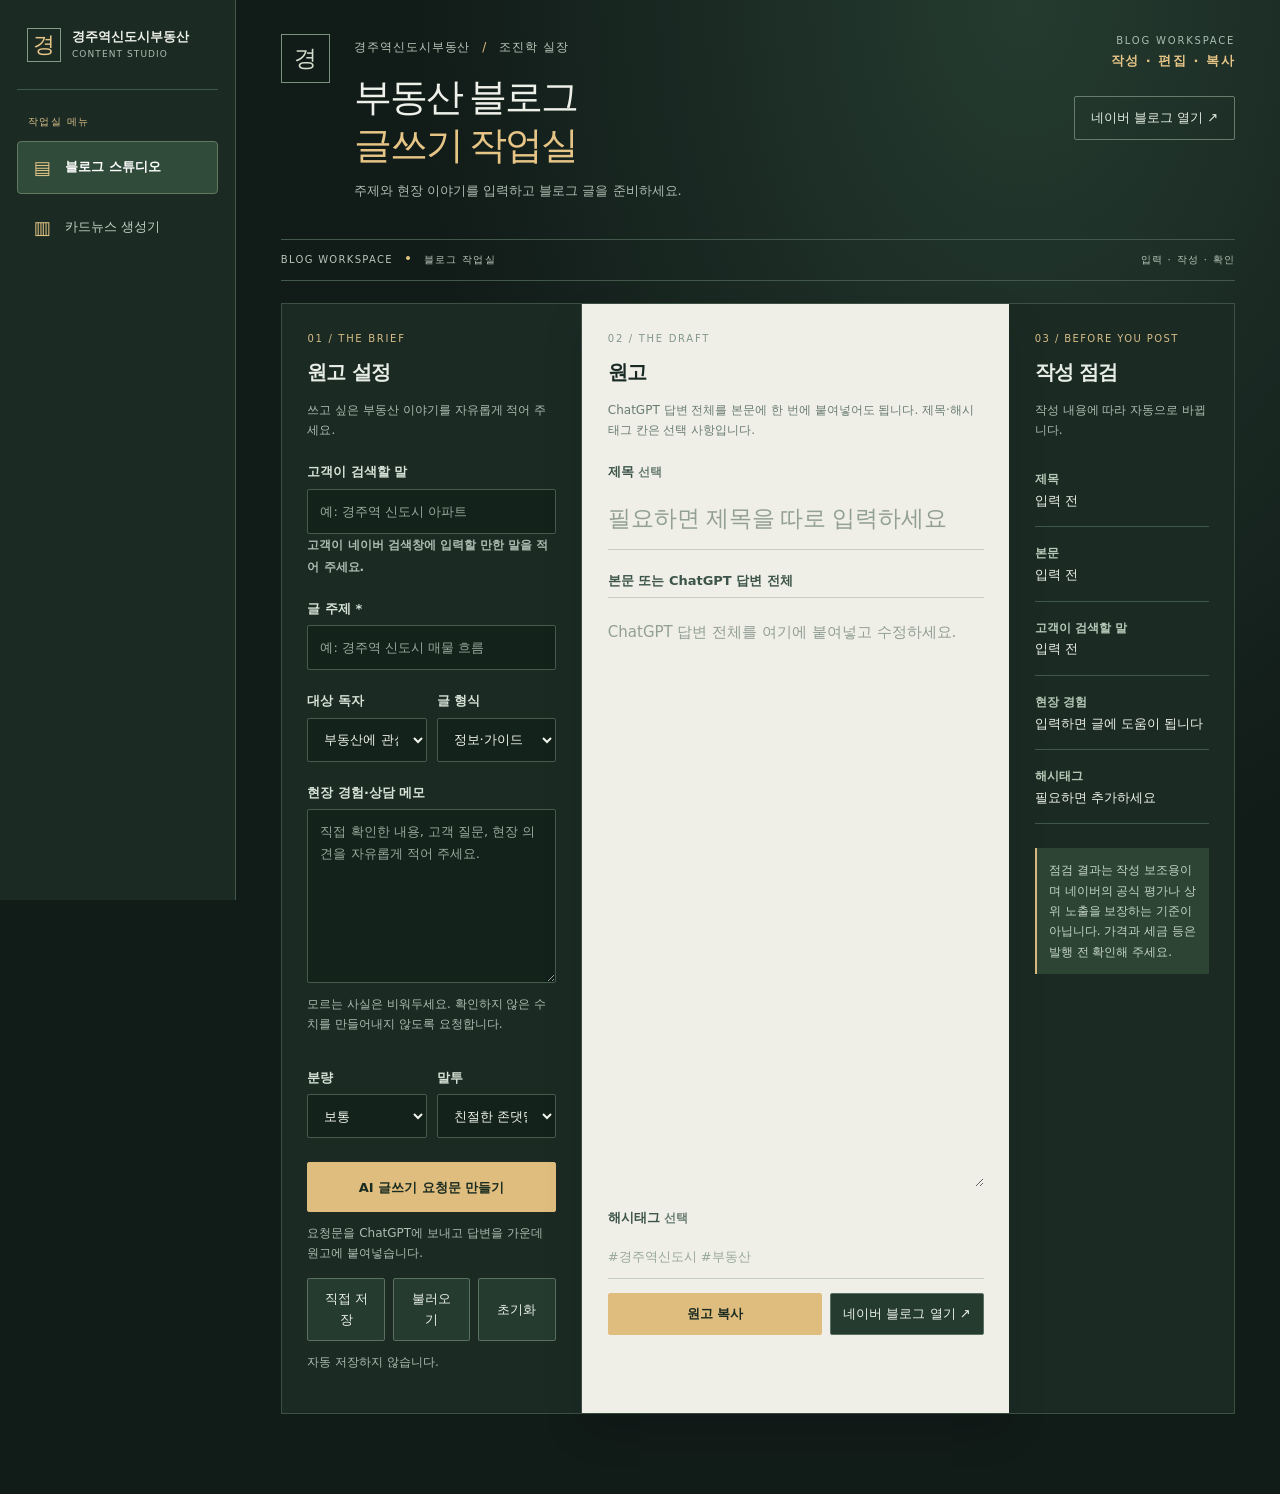
<file: index.html>
<!doctype html><html lang="ko"><head><meta charset="utf-8"><meta name="viewport" content="width=device-width,initial-scale=1"><title>경주역신도시부동산 블로그 작업실</title><style>
*{box-sizing:border-box}body{margin:0;background:#f5f2ed;color:#252923;font:15px/1.65 system-ui,'Malgun Gothic',sans-serif}.wrap{max-width:1450px;margin:auto;padding:24px}header{display:flex;align-items:center;justify-content:space-between;border-bottom:2px solid #26322b;margin-bottom:20px;padding-bottom:15px}h1{margin:0;font-size:32px}h2{font-size:20px;margin:0 0 14px}small,.hint{color:#7e8179;font-size:12px}main{display:grid;grid-template-columns:minmax(260px,1fr) minmax(320px,1.25fr) minmax(240px,.85fr);gap:18px;align-items:start}.box{background:white;border:1px solid #e0d9cf;border-radius:10px;padding:20px;min-width:0}label{display:block;margin:16px 0 0;font-weight:700;font-size:13px}input,textarea,select{display:block;width:100%;font:inherit;font-weight:400;padding:10px;border:1px solid #ddd5ca;border-radius:5px;background:#f7f5f1;color:#252923;margin-top:6px}textarea{resize:vertical}.row{display:grid;grid-template-columns:1fr 1fr;gap:10px}button,a.btn{display:inline-block;border:1px solid #ddd5ca;border-radius:6px;padding:9px 12px;background:white;color:#252923;font:inherit;font-size:13px;cursor:pointer;text-decoration:none}.primary{background:#dc6316;color:white;border-color:#dc6316;font-weight:700}.full{width:100%;margin-top:16px}.actions{display:flex;gap:8px;flex-wrap:wrap;margin-top:14px}.editor{min-height:520px;background:white;font-size:15px;line-height:1.85}.title{font-size:20px;background:white}.check{border-bottom:1px solid #eee7dd;padding:11px 0;font-size:13px}.notice{background:#fff6e5;padding:12px;font-size:12px;border-radius:6px}dialog{border:1px solid #ddd;border-radius:10px;width:min(720px,94vw);padding:22px}dialog::backdrop{background:#0008}#toast{position:fixed;bottom:20px;left:50%;transform:translateX(-50%);background:#27372d;color:white;border-radius:20px;padding:7px 16px;display:none}@media(max-width:950px){main{grid-template-columns:1fr 1fr}aside{grid-column:1/-1}}@media(max-width:620px){.wrap{padding:14px}main{grid-template-columns:1fr}aside{grid-column:auto}.editor{min-height:360px}h1{font-size:25px}}
body{background:#171d1b;color:#edf1ec}header{border-color:#60726a}.box,dialog{background:#242e2a;color:#edf1ec;border-color:#435149}input,textarea,select,.editor,.title{background:#19221e;color:#f2f5f1;border-color:#53645a}input::placeholder,textarea::placeholder{color:#a4b2a9}small,.hint{color:#bdc9c0}.check{border-color:#48574d}.notice{background:#313c32;color:#e5ecdf}button,a.btn{background:#34463c;color:#f4f7f3;border-color:#607269}button.primary{background:#cf651f;color:#fff;border-color:#cf651f}dialog::backdrop{background:#000b}
</style><link rel="stylesheet" href="editorial.css"><link rel="stylesheet" href="integration.css"></head><body><div class="studio-layout"><aside class="studio-sidebar" aria-label="스튜디오 메뉴"><div class="sidebar-brand"><span class="sidebar-mark" aria-hidden="true">경</span><span>경주역신도시부동산<small>CONTENT STUDIO</small></span></div><div class="sidebar-caption">작업실 메뉴</div><nav aria-label="콘텐츠 작업실"><a href="index.html" aria-current="page"><span class="nav-icon" aria-hidden="true">▤</span><span class="nav-label">블로그 스튜디오</span></a><a href="cardnews/index.html?v=20261112-2"><span class="nav-icon" aria-hidden="true">▥</span><span class="nav-label">카드뉴스 생성기</span></a></nav></aside><div class="wrap"><header><div class="masthead"><div class="brand-mark" aria-hidden="true">경</div><div><small>경주역신도시부동산 <span> / </span> 조진학 실장</small><h1>부동산 블로그<br><em>글쓰기 작업실</em></h1><p>주제와 현장 이야기를 입력하고 블로그 글을 준비하세요.</p></div></div><div class="head-right"><span class="edition">BLOG WORKSPACE <b>작성 · 편집 · 복사</b></span><a class="btn" href="https://blog.naver.com/" target="_blank" rel="noopener">네이버 블로그 열기 ↗</a></div></header><div class="desk-label"><span>BLOG WORKSPACE <i></i> 블로그 작업실</span><span>입력 · 작성 · 확인</span></div><main>
<section class="box"><h2>원고 설정</h2><p class="hint">쓰고 싶은 부동산 이야기를 자유롭게 적어 주세요.</p><label>고객이 검색할 말<input id="keyword" placeholder="예: 경주역 신도시 아파트"><small>고객이 네이버 검색창에 입력할 만한 말을 적어 주세요.</small></label><label>글 주제 *<input id="topic" placeholder="예: 경주역 신도시 매물 흐름"></label><div class="row"><label>대상 독자<select id="audience"><option>부동산에 관심 있는 고객</option><option>매수 예정자</option><option>매도 예정자</option><option>실거주자</option><option>투자 관심 고객</option></select></label><label>글 형식<select id="format"><option>정보·가이드</option><option>지역 이야기</option><option>시장·시세</option><option>매물 소개</option><option>자유 주제</option></select></label></div><label>현장 경험·상담 메모<textarea id="memo" rows="7" placeholder="직접 확인한 내용, 고객 질문, 현장 의견을 자유롭게 적어 주세요."></textarea></label><p class="hint">모르는 사실은 비워두세요. 확인하지 않은 수치를 만들어내지 않도록 요청합니다.</p><div class="row"><label>분량<select id="length"><option>보통</option><option>짧게</option><option>자세하게</option></select></label><label>말투<select id="tone"><option>친절한 존댓말</option><option>차분한 전문가 말투</option><option>편안한 대화체</option></select></label></div><button class="primary full" id="request">AI 글쓰기 요청문 만들기</button><p class="hint">요청문을 ChatGPT에 보내고 답변을 가운데 원고에 붙여넣습니다.</p><div class="actions"><button id="save">직접 저장</button><button id="load">불러오기</button><button id="reset">초기화</button></div><p class="hint">자동 저장하지 않습니다.</p></section>
<section class="box"><h2>원고</h2><p class="hint">ChatGPT 답변 전체를 본문에 한 번에 붙여넣어도 됩니다. 제목·해시태그 칸은 선택 사항입니다.</p><label>제목 <small>선택</small><input class="title" id="title" placeholder="필요하면 제목을 따로 입력하세요"></label><label>본문 또는 ChatGPT 답변 전체<textarea class="editor" id="body" placeholder="ChatGPT 답변 전체를 여기에 붙여넣고 수정하세요."></textarea></label><label>해시태그 <small>선택</small><input id="tags" placeholder="#경주역신도시 #부동산"></label><div class="actions"><button class="primary" id="copy">원고 복사</button><a class="btn" href="https://blog.naver.com/" target="_blank" rel="noopener">네이버 블로그 열기 ↗</a></div></section>
<aside class="box"><h2>작성 점검</h2><p class="hint">작성 내용에 따라 자동으로 바뀝니다.</p><div id="checks"></div><p class="notice">점검 결과는 작성 보조용이며 네이버의 공식 평가나 상위 노출을 보장하는 기준이 아닙니다. 가격과 세금 등은 발행 전 확인해 주세요.</p></aside></main></div></div>
<dialog id="modal"><h2>ChatGPT에 글쓰기 요청하기</h2><p>아래 요청문을 복사해 이 대화 또는 ChatGPT에 붙여넣으세요.</p><textarea id="prompt" rows="14" readonly></textarea><div class="actions"><button class="primary" id="copyPrompt">요청문 복사</button><a class="btn" href="https://chatgpt.com/" target="_blank" rel="noopener">ChatGPT 열기 ↗</a><button id="close">닫기</button></div></dialog><dialog id="archive"><h2>저장한 글</h2><p class="hint">현재 브라우저에 직접 저장한 글입니다.</p><div id="archiveList"></div><div class="actions"><button id="archiveClose">닫기</button></div></dialog><div id="toast" role="status"></div><script src="app.js"></script><script src="improvements.js"></script></body></html>
</file>
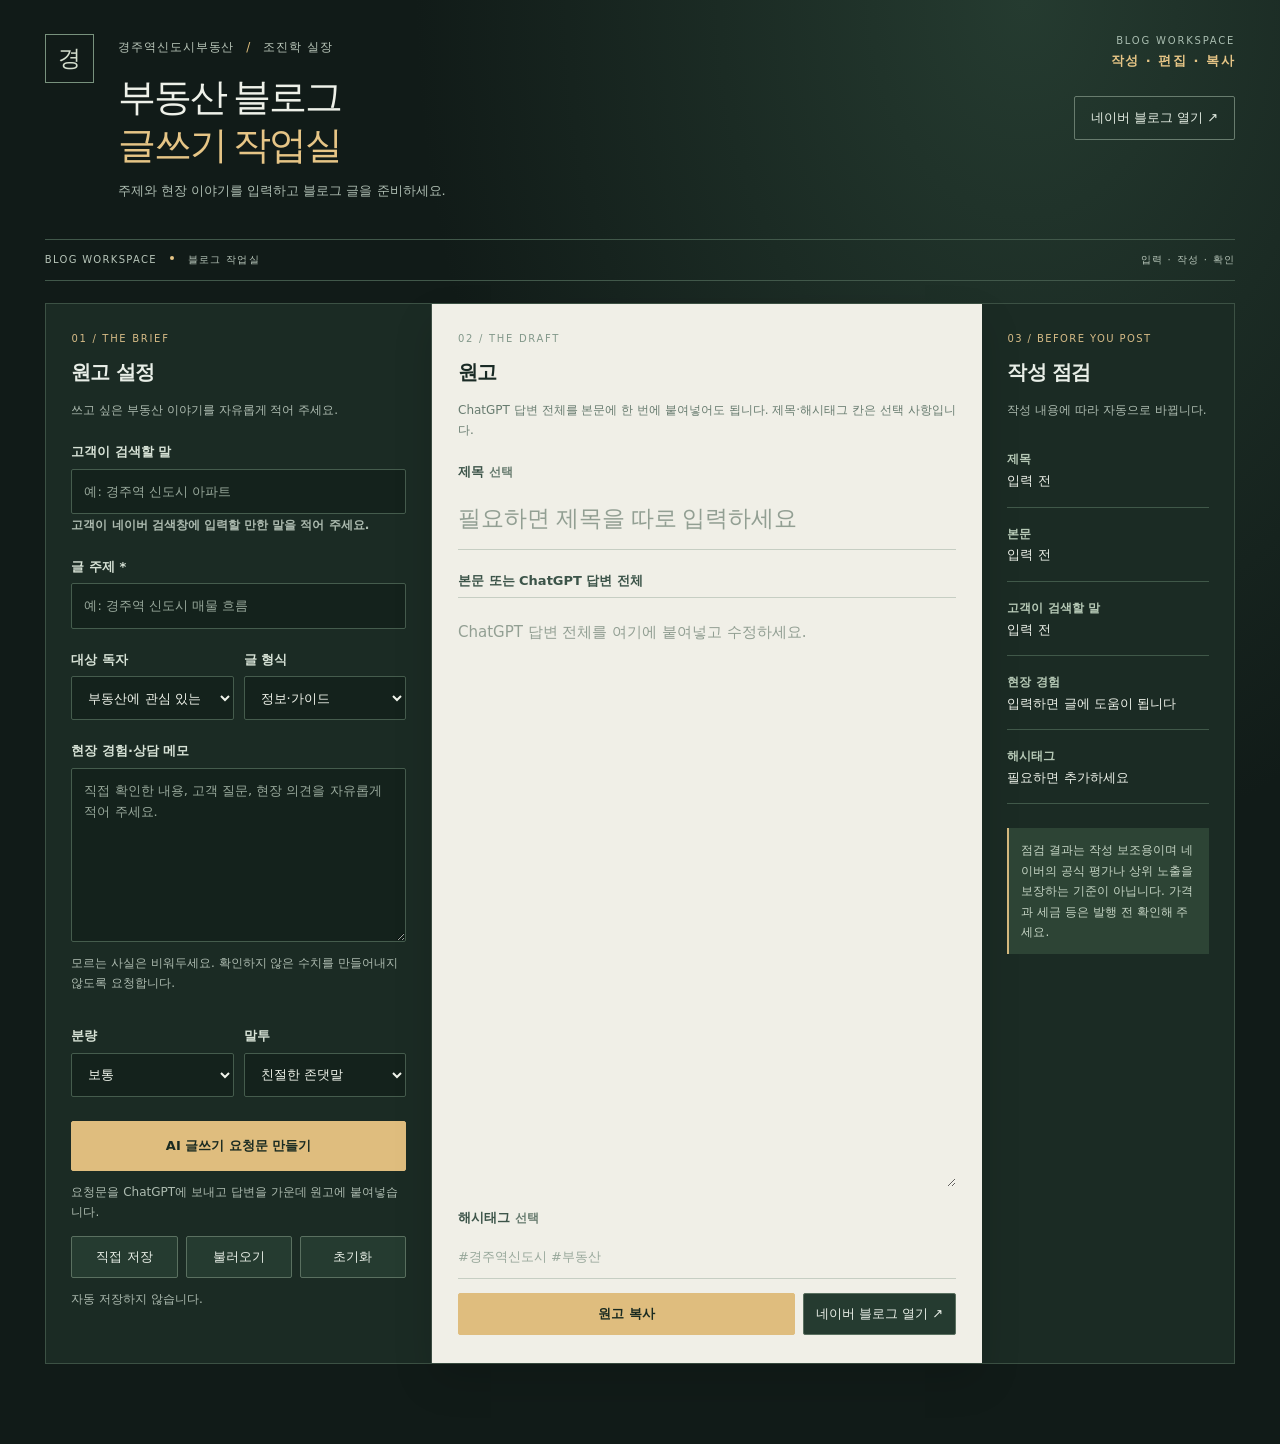
<file: blog-studio-backup/index.html>
<!doctype html><html lang="ko"><head><meta charset="utf-8"><meta name="viewport" content="width=device-width,initial-scale=1"><title>경주역신도시부동산 블로그 작업실</title><style>
*{box-sizing:border-box}body{margin:0;background:#f5f2ed;color:#252923;font:15px/1.65 system-ui,'Malgun Gothic',sans-serif}.wrap{max-width:1450px;margin:auto;padding:24px}header{display:flex;align-items:center;justify-content:space-between;border-bottom:2px solid #26322b;margin-bottom:20px;padding-bottom:15px}h1{margin:0;font-size:32px}h2{font-size:20px;margin:0 0 14px}small,.hint{color:#7e8179;font-size:12px}main{display:grid;grid-template-columns:minmax(260px,1fr) minmax(320px,1.25fr) minmax(240px,.85fr);gap:18px;align-items:start}.box{background:white;border:1px solid #e0d9cf;border-radius:10px;padding:20px;min-width:0}label{display:block;margin:16px 0 0;font-weight:700;font-size:13px}input,textarea,select{display:block;width:100%;font:inherit;font-weight:400;padding:10px;border:1px solid #ddd5ca;border-radius:5px;background:#f7f5f1;color:#252923;margin-top:6px}textarea{resize:vertical}.row{display:grid;grid-template-columns:1fr 1fr;gap:10px}button,a.btn{display:inline-block;border:1px solid #ddd5ca;border-radius:6px;padding:9px 12px;background:white;color:#252923;font:inherit;font-size:13px;cursor:pointer;text-decoration:none}.primary{background:#dc6316;color:white;border-color:#dc6316;font-weight:700}.full{width:100%;margin-top:16px}.actions{display:flex;gap:8px;flex-wrap:wrap;margin-top:14px}.editor{min-height:520px;background:white;font-size:15px;line-height:1.85}.title{font-size:20px;background:white}.check{border-bottom:1px solid #eee7dd;padding:11px 0;font-size:13px}.notice{background:#fff6e5;padding:12px;font-size:12px;border-radius:6px}dialog{border:1px solid #ddd;border-radius:10px;width:min(720px,94vw);padding:22px}dialog::backdrop{background:#0008}#toast{position:fixed;bottom:20px;left:50%;transform:translateX(-50%);background:#27372d;color:white;border-radius:20px;padding:7px 16px;display:none}@media(max-width:950px){main{grid-template-columns:1fr 1fr}aside{grid-column:1/-1}}@media(max-width:620px){.wrap{padding:14px}main{grid-template-columns:1fr}aside{grid-column:auto}.editor{min-height:360px}h1{font-size:25px}}
body{background:#171d1b;color:#edf1ec}header{border-color:#60726a}.box,dialog{background:#242e2a;color:#edf1ec;border-color:#435149}input,textarea,select,.editor,.title{background:#19221e;color:#f2f5f1;border-color:#53645a}input::placeholder,textarea::placeholder{color:#a4b2a9}small,.hint{color:#bdc9c0}.check{border-color:#48574d}.notice{background:#313c32;color:#e5ecdf}button,a.btn{background:#34463c;color:#f4f7f3;border-color:#607269}button.primary{background:#cf651f;color:#fff;border-color:#cf651f}dialog::backdrop{background:#000b}
</style><link rel="stylesheet" href="editorial.css"></head><body><div class="wrap"><header><div class="masthead"><div class="brand-mark" aria-hidden="true">경</div><div><small>경주역신도시부동산 <span> / </span> 조진학 실장</small><h1>부동산 블로그<br><em>글쓰기 작업실</em></h1><p>주제와 현장 이야기를 입력하고 블로그 글을 준비하세요.</p></div></div><div class="head-right"><span class="edition">BLOG WORKSPACE <b>작성 · 편집 · 복사</b></span><a class="btn" href="https://blog.naver.com/" target="_blank" rel="noopener">네이버 블로그 열기 ↗</a></div></header><div class="desk-label"><span>BLOG WORKSPACE <i></i> 블로그 작업실</span><span>입력 · 작성 · 확인</span></div><main>
<section class="box"><h2>원고 설정</h2><p class="hint">쓰고 싶은 부동산 이야기를 자유롭게 적어 주세요.</p><label>고객이 검색할 말<input id="keyword" placeholder="예: 경주역 신도시 아파트"><small>고객이 네이버 검색창에 입력할 만한 말을 적어 주세요.</small></label><label>글 주제 *<input id="topic" placeholder="예: 경주역 신도시 매물 흐름"></label><div class="row"><label>대상 독자<select id="audience"><option>부동산에 관심 있는 고객</option><option>매수 예정자</option><option>매도 예정자</option><option>실거주자</option><option>투자 관심 고객</option></select></label><label>글 형식<select id="format"><option>정보·가이드</option><option>지역 이야기</option><option>시장·시세</option><option>매물 소개</option><option>자유 주제</option></select></label></div><label>현장 경험·상담 메모<textarea id="memo" rows="7" placeholder="직접 확인한 내용, 고객 질문, 현장 의견을 자유롭게 적어 주세요."></textarea></label><p class="hint">모르는 사실은 비워두세요. 확인하지 않은 수치를 만들어내지 않도록 요청합니다.</p><div class="row"><label>분량<select id="length"><option>보통</option><option>짧게</option><option>자세하게</option></select></label><label>말투<select id="tone"><option>친절한 존댓말</option><option>차분한 전문가 말투</option><option>편안한 대화체</option></select></label></div><button class="primary full" id="request">AI 글쓰기 요청문 만들기</button><p class="hint">요청문을 ChatGPT에 보내고 답변을 가운데 원고에 붙여넣습니다.</p><div class="actions"><button id="save">직접 저장</button><button id="load">불러오기</button><button id="reset">초기화</button></div><p class="hint">자동 저장하지 않습니다.</p></section>
<section class="box"><h2>원고</h2><p class="hint">ChatGPT 답변 전체를 본문에 한 번에 붙여넣어도 됩니다. 제목·해시태그 칸은 선택 사항입니다.</p><label>제목 <small>선택</small><input class="title" id="title" placeholder="필요하면 제목을 따로 입력하세요"></label><label>본문 또는 ChatGPT 답변 전체<textarea class="editor" id="body" placeholder="ChatGPT 답변 전체를 여기에 붙여넣고 수정하세요."></textarea></label><label>해시태그 <small>선택</small><input id="tags" placeholder="#경주역신도시 #부동산"></label><div class="actions"><button class="primary" id="copy">원고 복사</button><a class="btn" href="https://blog.naver.com/" target="_blank" rel="noopener">네이버 블로그 열기 ↗</a></div></section>
<aside class="box"><h2>작성 점검</h2><p class="hint">작성 내용에 따라 자동으로 바뀝니다.</p><div id="checks"></div><p class="notice">점검 결과는 작성 보조용이며 네이버의 공식 평가나 상위 노출을 보장하는 기준이 아닙니다. 가격과 세금 등은 발행 전 확인해 주세요.</p></aside></main></div>
<dialog id="modal"><h2>ChatGPT에 글쓰기 요청하기</h2><p>아래 요청문을 복사해 이 대화 또는 ChatGPT에 붙여넣으세요.</p><textarea id="prompt" rows="14" readonly></textarea><div class="actions"><button class="primary" id="copyPrompt">요청문 복사</button><a class="btn" href="https://chatgpt.com/" target="_blank" rel="noopener">ChatGPT 열기 ↗</a><button id="close">닫기</button></div></dialog><dialog id="archive"><h2>저장한 글</h2><p class="hint">현재 브라우저에 직접 저장한 글입니다.</p><div id="archiveList"></div><div class="actions"><button id="archiveClose">닫기</button></div></dialog><div id="toast" role="status"></div><script src="app.js"></script><script src="improvements.js"></script></body></html>
</file>
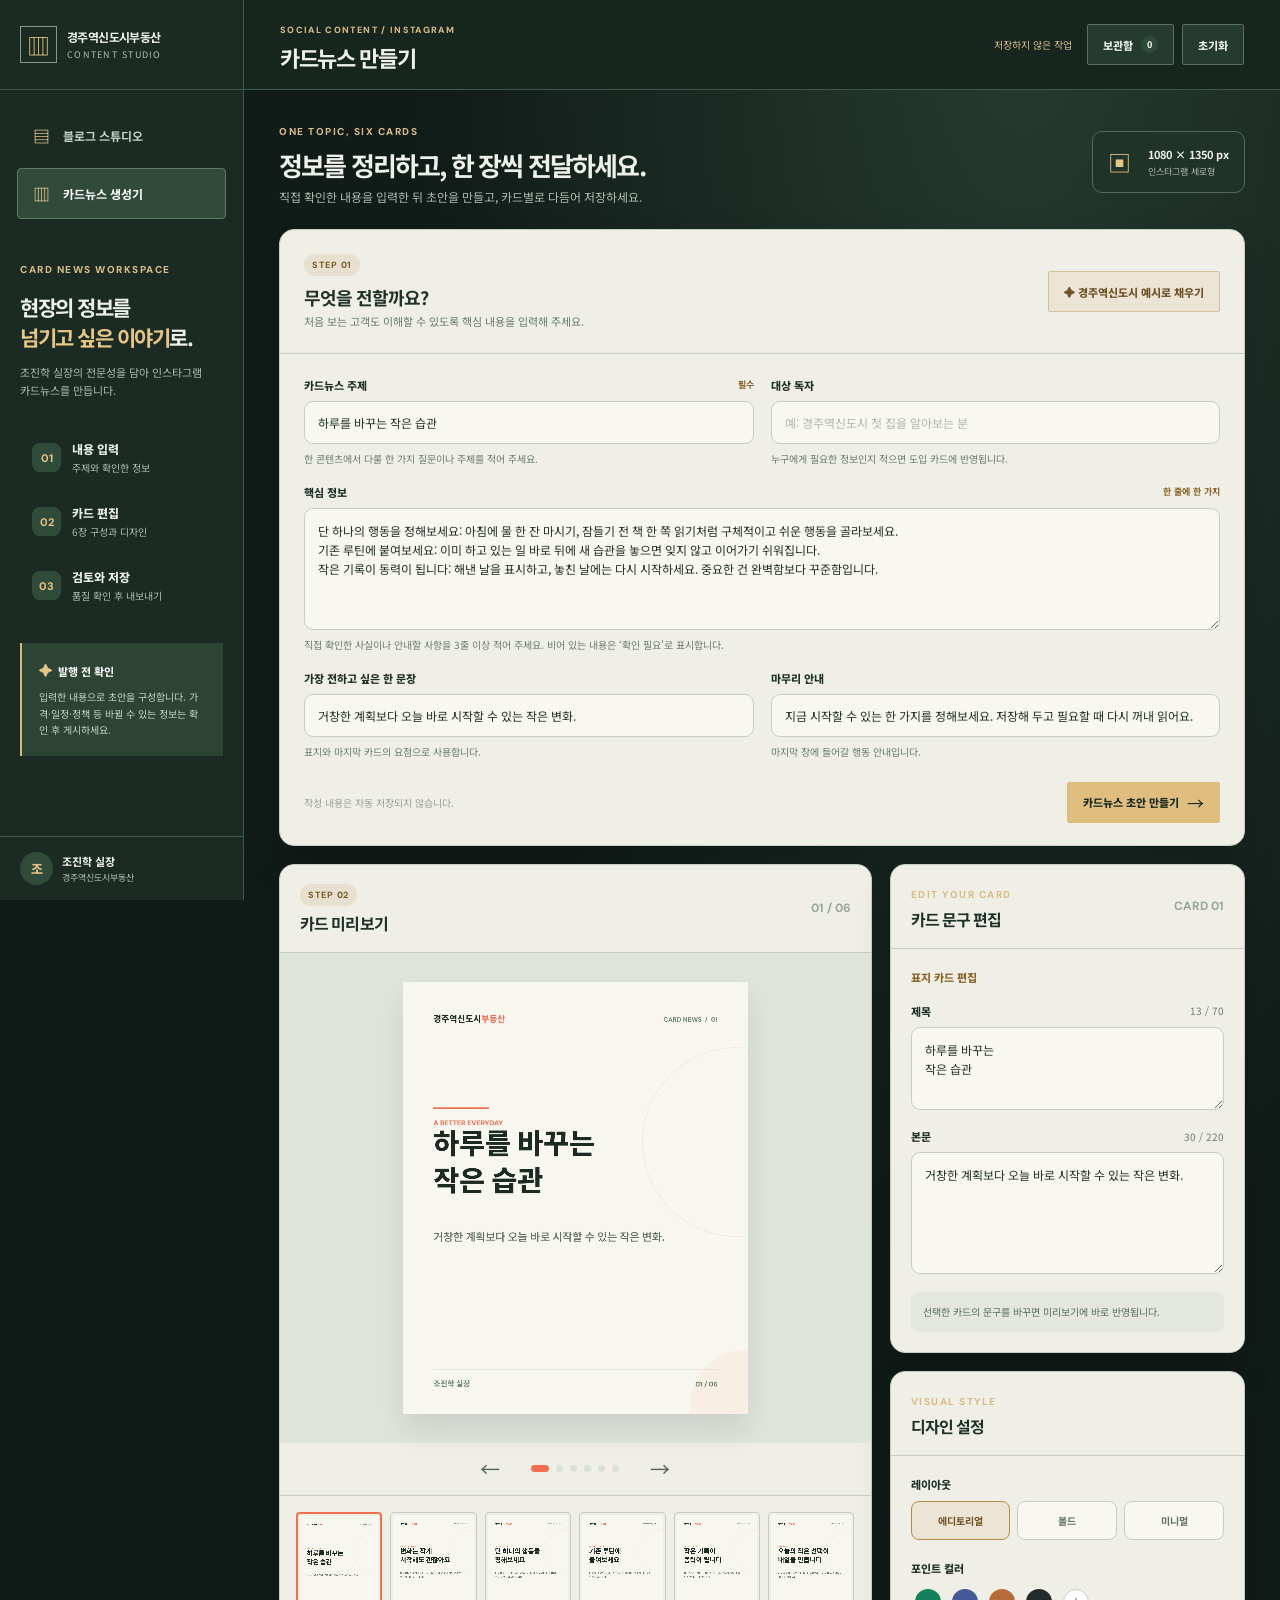
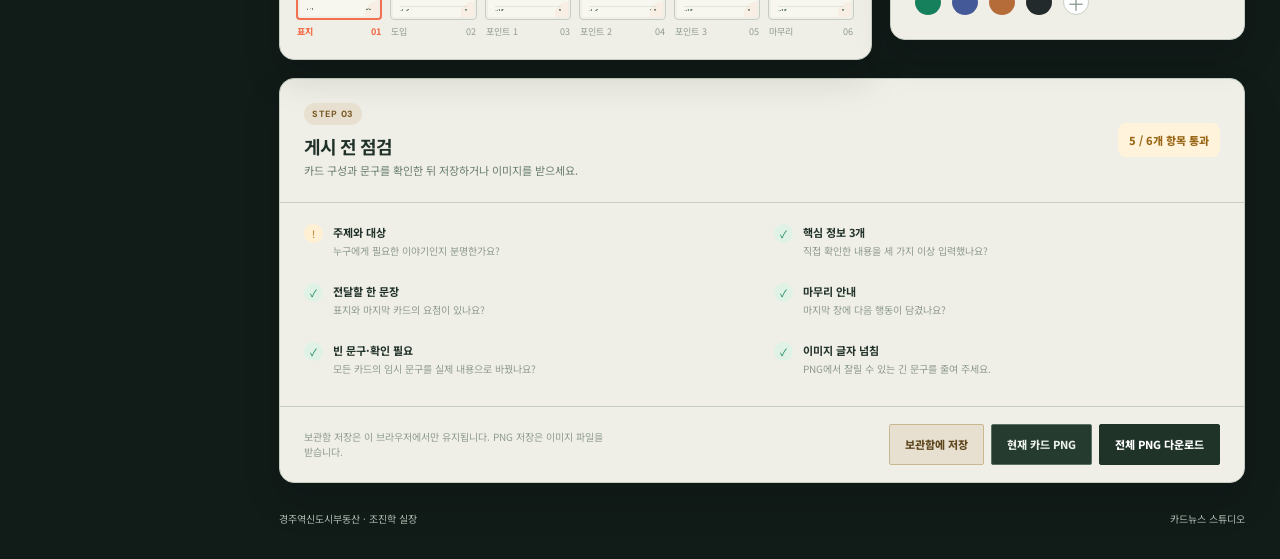
<file: cardnews/index.html>
<!doctype html><html lang="ko"><head><meta charset="UTF-8"><meta name="viewport" content="width=device-width,initial-scale=1"><meta name="theme-color" content="#17251f"><meta name="description" content="경주역신도시부동산 카드뉴스 스튜디오"><title>카드뉴스 스튜디오 | 경주역신도시부동산</title><link rel="preconnect" href="https://fonts.googleapis.com"><link rel="preconnect" href="https://fonts.gstatic.com" crossorigin><link href="https://fonts.googleapis.com/css2?family=DM+Sans:wght@400;500;600;700;800&family=Noto+Sans+KR:wght@400;500;600;700;800;900&display=swap" rel="stylesheet"><link rel="stylesheet" href="./styles.css?v=20261112-2"><link rel="stylesheet" href="./integration.css?v=20261112-2"></head><body>
<div class="app-shell"><aside class="sidebar"><div class="brand"><span class="brand-mark">▥</span><span><strong>경주역신도시부동산</strong><small>CONTENT STUDIO</small></span></div><nav class="studio-switch" aria-label="콘텐츠 작업실"><a href="../index.html"><span aria-hidden="true">▤</span> 블로그 스튜디오</a><a href="index.html?v=20261112-2" aria-current="page"><span aria-hidden="true">▥</span> 카드뉴스 생성기</a></nav><div class="side-content"><span class="side-label">CARD NEWS WORKSPACE</span><h1>현장의 정보를<br><em>넘기고 싶은 이야기</em>로.</h1><p>조진학 실장의 전문성을 담아 인스타그램 카드뉴스를 만듭니다.</p><div class="step-list" aria-label="제작 단계"><a href="#brief"><b>01</b><span>내용 입력<small>주제와 확인한 정보</small></span></a><a href="#preview"><b>02</b><span>카드 편집<small>6장 구성과 디자인</small></span></a><a href="#review"><b>03</b><span>검토와 저장<small>품질 확인 후 내보내기</small></span></a></div><div class="side-note"><span>✦</span><strong>발행 전 확인</strong><p>입력한 내용으로 초안을 구성합니다. 가격·일정·정책 등 바뀔 수 있는 정보는 확인 후 게시하세요.</p></div></div><div class="side-profile"><span class="avatar">조</span><span><strong>조진학 실장</strong><small>경주역신도시부동산</small></span></div></aside>
<main class="main"><header class="topbar"><div><span class="top-kicker">SOCIAL CONTENT / INSTAGRAM</span><h2>카드뉴스 만들기</h2></div><div class="header-actions"><a class="back-to-blog" href="../index.html">← 블로그 스튜디오</a><span id="save-status" class="save-status">저장하지 않은 작업</span><button id="open-archive" class="button ghost" type="button">보관함 <span id="saved-count">0</span></button><button id="reset-all" class="button ghost" type="button">초기화</button></div></header><div class="main-content"><div class="hero-bar"><div><span class="eyebrow">ONE TOPIC, SIX CARDS</span><h3>정보를 정리하고, 한 장씩 전달하세요.</h3><p>직접 확인한 내용을 입력한 뒤 초안을 만들고, 카드별로 다듬어 저장하세요.</p></div><div class="hero-meta"><span>▣</span><strong>1080 × 1350 px</strong><small>인스타그램 세로형</small></div></div>
<section class="panel brief-panel" id="brief"><div class="panel-head"><div><span class="step-pill">STEP 01</span><h3>무엇을 전할까요?</h3><p>처음 보는 고객도 이해할 수 있도록 핵심 내용을 입력해 주세요.</p></div><button id="fill-example" class="button example" type="button">✦ 경주역신도시 예시로 채우기</button></div><div class="brief-grid"><label class="field"><span>카드뉴스 주제 <b>필수</b></span><input id="topic" maxlength="100" placeholder="예: 경주역신도시 아파트를 볼 때 확인할 3가지"><small>한 콘텐츠에서 다룰 한 가지 질문이나 주제를 적어 주세요.</small></label><label class="field"><span>대상 독자</span><input id="audience" maxlength="80" placeholder="예: 경주역신도시 첫 집을 알아보는 분"><small>누구에게 필요한 정보인지 적으면 도입 카드에 반영됩니다.</small></label><label class="field full"><span>핵심 정보 <b>한 줄에 한 가지</b></span><textarea id="facts" rows="5" maxlength="1000" placeholder="예: 교통: 실제 이동 동선과 출퇴근 시간을 확인하세요.&#10;생활: 자주 이용할 시설까지 걸리는 거리를 살펴보세요.&#10;계약: 관심 단지의 최신 조건을 다시 확인하세요."></textarea><small>직접 확인한 사실이나 안내할 사항을 3줄 이상 적어 주세요. 비어 있는 내용은 ‘확인 필요’로 표시합니다.</small></label><label class="field"><span>가장 전하고 싶은 한 문장</span><input id="message" maxlength="120" placeholder="예: 입지보다 내 생활 동선에 맞는지가 중요합니다."><small>표지와 마지막 카드의 요점으로 사용합니다.</small></label><label class="field"><span>마무리 안내</span><input id="cta" maxlength="120" placeholder="예: 궁금한 점은 조진학 실장에게 문의해 주세요."><small>마지막 장에 들어갈 행동 안내입니다.</small></label></div><div class="brief-actions"><span>작성 내용은 자동 저장되지 않습니다.</span><button id="generate" class="button primary" type="button">카드뉴스 초안 만들기 <span>→</span></button></div></section>
<div class="work-grid"><section class="panel preview-panel" id="preview"><div class="panel-head compact"><div><span class="step-pill">STEP 02</span><h3>카드 미리보기</h3></div><span id="slide-counter" class="counter">00 / 06</span></div><div class="preview-stage"><div id="card-preview" class="card-preview"></div><div id="preview-empty" class="preview-empty"><span>▣</span><strong>첫 카드를 기다리고 있어요</strong><p>내용을 입력하고 초안 만들기를 누르면<br>여기에 카드가 표시됩니다.</p></div></div><div class="preview-nav"><button id="prev-card" type="button" aria-label="이전 카드">←</button><div id="nav-dots" class="nav-dots"></div><button id="next-card" type="button" aria-label="다음 카드">→</button></div><div id="filmstrip" class="filmstrip"></div></section><div class="right-stack"><section class="panel editor-panel"><div class="panel-head compact"><div><span class="eyebrow">EDIT YOUR CARD</span><h3>카드 문구 편집</h3></div><span id="edit-card-num" class="counter">—</span></div><div class="editor-content"><p id="edit-card-type" class="card-type">초안을 만들면 카드를 편집할 수 있어요.</p><label class="field"><span>제목 <small id="title-count">0 / 70</small></span><textarea id="edit-title" rows="3" maxlength="70" disabled></textarea></label><label class="field"><span>본문 <small id="body-count">0 / 220</small></span><textarea id="edit-body" rows="5" maxlength="220" disabled></textarea></label><p class="editor-tip">선택한 카드의 문구를 바꾸면 미리보기에 바로 반영됩니다.</p></div></section><section class="panel design-panel"><div class="panel-head compact"><div><span class="eyebrow">VISUAL STYLE</span><h3>디자인 설정</h3></div></div><div class="design-content"><span class="setting-label">레이아웃</span><div class="layout-options" role="group" aria-label="레이아웃"><button type="button" class="layout-option active" data-theme="editorial">에디토리얼</button><button type="button" class="layout-option" data-theme="bold">볼드</button><button type="button" class="layout-option" data-theme="minimal">미니멀</button></div><span class="setting-label">포인트 컬러</span><div class="colors" role="group" aria-label="포인트 컬러"><button type="button" class="color-swatch active" data-color="#15805b" style="--swatch:#15805b" aria-label="브랜드 그린"></button><button type="button" class="color-swatch" data-color="#445a98" style="--swatch:#445a98" aria-label="블루"></button><button type="button" class="color-swatch" data-color="#b56c38" style="--swatch:#b56c38" aria-label="테라코타"></button><button type="button" class="color-swatch" data-color="#222a2b" style="--swatch:#222a2b" aria-label="차콜"></button><label class="custom-color" title="직접 선택"><input id="custom-color" type="color" value="#15805b" aria-label="사용자 지정 색상"><span>＋</span></label></div></div></section></div></div>
<section class="panel review-panel" id="review"><div class="panel-head"><div><span class="step-pill">STEP 03</span><h3>게시 전 점검</h3><p>카드 구성과 문구를 확인한 뒤 저장하거나 이미지를 받으세요.</p></div><div id="quality-summary" class="quality-summary">초안을 만들면 점검합니다</div></div><div id="quality-list" class="quality-list"></div><div class="review-actions"><p>보관함 저장은 이 브라우저에서만 유지됩니다. PNG 저장은 이미지 파일을 받습니다.</p><div><button id="save-draft" class="button save" type="button" disabled>보관함에 저장</button><button id="download-current" class="button ghost" type="button" disabled>현재 카드 PNG</button><button id="download-all" class="button dark" type="button" disabled>전체 PNG 다운로드</button></div></div></section><footer class="footer">경주역신도시부동산 · 조진학 실장 <span>카드뉴스 스튜디오</span></footer></div></main></div>
<dialog id="archive-dialog" class="archive-dialog"><div class="dialog-head"><div><span class="eyebrow">SAVED PROJECTS</span><h3>보관함</h3></div><button id="close-archive" type="button" aria-label="닫기">×</button></div><div id="archive-list" class="archive-list"></div></dialog><div id="toast" class="toast" role="status" aria-live="polite"></div><script src="./app.js"></script></body></html>
</file>
<file: editorial.css>
:root{color-scheme:dark;--ink:#192a25;--paper:#f0efe7;--muted:#a8b7ae;--line:#334a40;--accent:#e6c586}
body{background:#111b18;color:#eef1e9;font-family:'Malgun Gothic',system-ui,sans-serif;background-image:radial-gradient(ellipse at 80% 0%,#253b30 0%,transparent 42%)}
.wrap{max-width:1660px;padding:34px clamp(18px,3.5vw,62px) 80px}header{border:0;margin:0;padding:0 0 38px;align-items:flex-start;gap:24px}.masthead{display:flex;gap:24px;align-items:flex-start}.brand-mark{width:49px;height:49px;display:grid;place-items:center;border:1px solid #78927d;color:#d5dfce;font-family:serif;font-size:23px}.masthead small{font-size:12px;letter-spacing:.08em;color:#bac7ba}.masthead small span{color:#debd7b;margin:0 7px}.masthead h1{font-family:Georgia,'Batang',serif;font-weight:400;font-size:clamp(28px,3vw,48px);letter-spacing:-.055em;line-height:1.26;margin:14px 0 10px}.masthead h1 em{font-style:normal;color:#e6c586}.masthead p{color:#aebdb2;font-size:13px;margin:0}.head-right{display:flex;align-items:flex-end;flex-direction:column;gap:26px}.edition{font:10px/1.4 system-ui,sans-serif;letter-spacing:.18em;color:#a9bdb0;text-align:right}.edition b{display:block;color:#e6c586;font-size:13px;letter-spacing:.12em;margin-top:4px}.head-right .btn{border:1px solid #687c6e;background:transparent;border-radius:2px;padding:10px 16px;color:#e3ece2}.desk-label{display:flex;justify-content:space-between;border-top:1px solid #41584a;border-bottom:1px solid #41584a;padding:12px 0;color:#b7c5b9;font-size:10px;letter-spacing:.13em;margin-bottom:22px}.desk-label i{display:inline-block;width:4px;height:4px;background:#e6c586;border-radius:50%;margin:0 9px 3px}main{grid-template-columns:minmax(275px,.95fr) minmax(360px,1.35fr) minmax(225px,.62fr);gap:0;align-items:stretch;background:#1b2b24;border:1px solid #3c5144}.box{border:0;border-radius:0;background:transparent;color:#e8eee7;padding:28px clamp(20px,2vw,32px)}main>section:first-child{border-right:1px solid #405147}main>section:first-child h2:before{content:'01 / THE BRIEF';display:block;color:#d7bc87;letter-spacing:.17em;font:10px/1.4 system-ui;margin-bottom:10px}main>section:nth-child(2){background:var(--paper);color:var(--ink);border-right:0;box-shadow:0 18px 38px #0002}main>section:nth-child(2) h2:before{content:'02 / THE DRAFT';display:block;color:#82988a;letter-spacing:.17em;font:10px/1.4 system-ui;margin-bottom:10px}main>aside{background:#203329}main>aside h2:before{content:'03 / BEFORE YOU POST';display:block;color:#d7bc87;letter-spacing:.14em;font:10px/1.4 system-ui;margin-bottom:10px}h2{font-size:20px;letter-spacing:-.045em;font-weight:700;margin-bottom:8px}.hint,small{font-size:12px;line-height:1.65;color:#adbbb0}main>section:nth-child(2) .hint,main>section:nth-child(2) small{color:#687c70}label{font-size:13px;color:#d7e2d6;margin-top:20px}main>section:nth-child(2) label{color:#3c5449}input,textarea,select{background:#14221c;color:#f1f5ec;border:1px solid #455c4d;border-radius:2px;padding:11px 12px;min-height:44px}input::placeholder,textarea::placeholder{color:#98a89b}input:focus-visible,textarea:focus-visible,select:focus-visible,button:focus-visible,a:focus-visible{outline:2px solid #e6c586;outline-offset:2px}.title,.editor,main>section:nth-child(2) input{background:transparent;color:#203129;border:0;border-bottom:1px solid #c6cec3;border-radius:0;padding-left:0;padding-right:0}.title{font-family:Georgia,'Batang',serif;font-size:23px}.editor{min-height:590px;line-height:1.95;font-size:15px;border:0;border-top:1px solid #c6cec3;padding-top:20px}.title::placeholder,.editor::placeholder{color:#929f93}button,a.btn{border-radius:2px;background:#253b30;color:#eaf0e8;border-color:#5a7060;transition:background .16s}button:hover,a.btn:hover{background:#3b5142}button.primary{background:#dfbd7e;border-color:#dfbd7e;color:#1a2b21;font-weight:700}button.primary:hover{background:#efd19a}.full{min-height:50px;margin-top:24px}.actions button{flex:1}.actions{gap:8px}.check{border-color:#405849;padding:15px 0;color:#edf1e9}.check strong{color:#b6c9b6;font-size:12px;margin-right:8px}.check span{display:block;color:#edf1e9}.notice{background:#2d4435;color:#c5d4c4;border-left:2px solid #d4b87d;border-radius:0;line-height:1.7;margin-top:24px}dialog{background:#1d2e25;color:#f2f5ed;border:1px solid #6d826e;border-radius:2px;box-shadow:0 20px 80px #0008}dialog p{color:#c3d0c3}dialog textarea{min-height:270px}#archiveList .check{display:flex;align-items:center;justify-content:space-between;gap:10px}#archiveList .check strong{font-size:13px;color:#f4f5ee}#toast{background:#e6c586;color:#18271e;border-radius:2px;z-index:99}
@media(max-width:1050px){main{grid-template-columns:minmax(270px,1fr) minmax(340px,1.25fr)}main>aside{grid-column:1/-1;border-top:1px solid #405147}main>aside #checks{display:grid;grid-template-columns:repeat(3,1fr);gap:0 18px}}
@media(max-width:650px){.wrap{padding:20px 14px 50px}header{padding-bottom:25px;align-items:flex-start}.masthead{gap:12px}.brand-mark{width:36px;height:36px;font-size:18px;flex-shrink:0}.masthead h1{font-size:27px}.masthead p{font-size:12px}.head-right{gap:12px}.edition{font-size:8px}.head-right .btn{font-size:11px;padding:7px}.desk-label{font-size:9px;gap:10px}main{grid-template-columns:1fr}main>section:first-child{border-right:0;border-bottom:1px solid #405147}main>aside{grid-column:auto}main>aside #checks{grid-template-columns:1fr 1fr}.box{padding:22px 18px}.editor{min-height:400px}}
</file>
<file: integration.css>
.studio-layout{display:grid;grid-template-columns:236px minmax(0,1fr);min-height:100vh}
.studio-layout>.wrap{width:100%;min-width:0}
.studio-sidebar{position:sticky;top:0;height:100vh;display:flex;flex-direction:column;padding:28px 17px 24px;background:#1b2b24;border-right:1px solid #405849;color:#eef1e9}
.studio-sidebar .sidebar-brand{display:flex;align-items:center;gap:11px;padding:0 10px 27px;border-bottom:1px solid #405849;font-size:13px;font-weight:700;line-height:1.45}
.studio-sidebar .sidebar-mark{width:34px;height:34px;display:grid;place-items:center;border:1px solid #829b87;color:#e6c586;font:22px Georgia,serif;flex:none}
.studio-sidebar .sidebar-brand small{display:block;font-size:9px;font-weight:400;letter-spacing:.12em;color:#aebdb2}
.studio-sidebar .sidebar-caption{padding:24px 11px 10px;font-size:10px;letter-spacing:.14em;color:#d7bc87}
.studio-sidebar nav{display:flex;flex-direction:column;gap:7px}
.studio-sidebar a{display:flex;align-items:center;gap:11px;padding:13px 12px;border:1px solid transparent;color:#c4d1c5;text-decoration:none;font-size:13px;border-radius:4px;line-height:1.4}
.studio-sidebar a:hover,.studio-sidebar a:focus-visible{background:#2b4435;color:#fff}
.studio-sidebar a[aria-current="page"]{background:#314b3b;border-color:#607960;color:#fff;font-weight:700}
.studio-sidebar .nav-icon{width:24px;text-align:center;color:#e6c586;font-size:18px;flex:none}
@media(max-width:950px){.studio-layout{display:block}.studio-sidebar{position:relative;height:auto;padding:12px 18px;display:flex;flex-direction:row;align-items:center;gap:12px}.studio-sidebar .sidebar-brand{border:0;padding:0;flex:1}.studio-sidebar .sidebar-caption{display:none}.studio-sidebar nav{display:flex;flex:none;flex-direction:row;align-items:center}.studio-sidebar a{padding:9px 10px;white-space:nowrap}.studio-layout>.wrap{max-width:100%}}
@media(max-width:650px){.studio-sidebar{flex-wrap:wrap}.studio-sidebar .sidebar-brand{min-width:150px}.studio-sidebar nav{order:2;width:100%}.studio-layout .wrap header{flex-wrap:wrap}.studio-layout .head-right{align-items:flex-start}.studio-layout .wrap{overflow:hidden}}
</file>
<file: blog-studio-backup/editorial.css>
:root{color-scheme:dark;--ink:#192a25;--paper:#f0efe7;--muted:#a8b7ae;--line:#334a40;--accent:#e6c586}
body{background:#111b18;color:#eef1e9;font-family:'Malgun Gothic',system-ui,sans-serif;background-image:radial-gradient(ellipse at 80% 0%,#253b30 0%,transparent 42%)}
.wrap{max-width:1660px;padding:34px clamp(18px,3.5vw,62px) 80px}header{border:0;margin:0;padding:0 0 38px;align-items:flex-start;gap:24px}.masthead{display:flex;gap:24px;align-items:flex-start}.brand-mark{width:49px;height:49px;display:grid;place-items:center;border:1px solid #78927d;color:#d5dfce;font-family:serif;font-size:23px}.masthead small{font-size:12px;letter-spacing:.08em;color:#bac7ba}.masthead small span{color:#debd7b;margin:0 7px}.masthead h1{font-family:Georgia,'Batang',serif;font-weight:400;font-size:clamp(28px,3vw,48px);letter-spacing:-.055em;line-height:1.26;margin:14px 0 10px}.masthead h1 em{font-style:normal;color:#e6c586}.masthead p{color:#aebdb2;font-size:13px;margin:0}.head-right{display:flex;align-items:flex-end;flex-direction:column;gap:26px}.edition{font:10px/1.4 system-ui,sans-serif;letter-spacing:.18em;color:#a9bdb0;text-align:right}.edition b{display:block;color:#e6c586;font-size:13px;letter-spacing:.12em;margin-top:4px}.head-right .btn{border:1px solid #687c6e;background:transparent;border-radius:2px;padding:10px 16px;color:#e3ece2}.desk-label{display:flex;justify-content:space-between;border-top:1px solid #41584a;border-bottom:1px solid #41584a;padding:12px 0;color:#b7c5b9;font-size:10px;letter-spacing:.13em;margin-bottom:22px}.desk-label i{display:inline-block;width:4px;height:4px;background:#e6c586;border-radius:50%;margin:0 9px 3px}main{grid-template-columns:minmax(275px,.95fr) minmax(360px,1.35fr) minmax(225px,.62fr);gap:0;align-items:stretch;background:#1b2b24;border:1px solid #3c5144}.box{border:0;border-radius:0;background:transparent;color:#e8eee7;padding:28px clamp(20px,2vw,32px)}main>section:first-child{border-right:1px solid #405147}main>section:first-child h2:before{content:'01 / THE BRIEF';display:block;color:#d7bc87;letter-spacing:.17em;font:10px/1.4 system-ui;margin-bottom:10px}main>section:nth-child(2){background:var(--paper);color:var(--ink);border-right:0;box-shadow:0 18px 38px #0002}main>section:nth-child(2) h2:before{content:'02 / THE DRAFT';display:block;color:#82988a;letter-spacing:.17em;font:10px/1.4 system-ui;margin-bottom:10px}main>aside{background:#203329}main>aside h2:before{content:'03 / BEFORE YOU POST';display:block;color:#d7bc87;letter-spacing:.14em;font:10px/1.4 system-ui;margin-bottom:10px}h2{font-size:20px;letter-spacing:-.045em;font-weight:700;margin-bottom:8px}.hint,small{font-size:12px;line-height:1.65;color:#adbbb0}main>section:nth-child(2) .hint,main>section:nth-child(2) small{color:#687c70}label{font-size:13px;color:#d7e2d6;margin-top:20px}main>section:nth-child(2) label{color:#3c5449}input,textarea,select{background:#14221c;color:#f1f5ec;border:1px solid #455c4d;border-radius:2px;padding:11px 12px;min-height:44px}input::placeholder,textarea::placeholder{color:#98a89b}input:focus-visible,textarea:focus-visible,select:focus-visible,button:focus-visible,a:focus-visible{outline:2px solid #e6c586;outline-offset:2px}.title,.editor,main>section:nth-child(2) input{background:transparent;color:#203129;border:0;border-bottom:1px solid #c6cec3;border-radius:0;padding-left:0;padding-right:0}.title{font-family:Georgia,'Batang',serif;font-size:23px}.editor{min-height:590px;line-height:1.95;font-size:15px;border:0;border-top:1px solid #c6cec3;padding-top:20px}.title::placeholder,.editor::placeholder{color:#929f93}button,a.btn{border-radius:2px;background:#253b30;color:#eaf0e8;border-color:#5a7060;transition:background .16s}button:hover,a.btn:hover{background:#3b5142}button.primary{background:#dfbd7e;border-color:#dfbd7e;color:#1a2b21;font-weight:700}button.primary:hover{background:#efd19a}.full{min-height:50px;margin-top:24px}.actions button{flex:1}.actions{gap:8px}.check{border-color:#405849;padding:15px 0;color:#edf1e9}.check strong{color:#b6c9b6;font-size:12px;margin-right:8px}.check span{display:block;color:#edf1e9}.notice{background:#2d4435;color:#c5d4c4;border-left:2px solid #d4b87d;border-radius:0;line-height:1.7;margin-top:24px}dialog{background:#1d2e25;color:#f2f5ed;border:1px solid #6d826e;border-radius:2px;box-shadow:0 20px 80px #0008}dialog p{color:#c3d0c3}dialog textarea{min-height:270px}#archiveList .check{display:flex;align-items:center;justify-content:space-between;gap:10px}#archiveList .check strong{font-size:13px;color:#f4f5ee}#toast{background:#e6c586;color:#18271e;border-radius:2px;z-index:99}
@media(max-width:1050px){main{grid-template-columns:minmax(270px,1fr) minmax(340px,1.25fr)}main>aside{grid-column:1/-1;border-top:1px solid #405147}main>aside #checks{display:grid;grid-template-columns:repeat(3,1fr);gap:0 18px}}
@media(max-width:650px){.wrap{padding:20px 14px 50px}header{padding-bottom:25px;align-items:flex-start}.masthead{gap:12px}.brand-mark{width:36px;height:36px;font-size:18px;flex-shrink:0}.masthead h1{font-size:27px}.masthead p{font-size:12px}.head-right{gap:12px}.edition{font-size:8px}.head-right .btn{font-size:11px;padding:7px}.desk-label{font-size:9px;gap:10px}main{grid-template-columns:1fr}main>section:first-child{border-right:0;border-bottom:1px solid #405147}main>aside{grid-column:auto}main>aside #checks{grid-template-columns:1fr 1fr}.box{padding:22px 18px}.editor{min-height:400px}}
</file>
<file: cardnews/styles.css>
:root{--green:#15805b;--deep:#17382d;--ink:#1b2924;--muted:#75837b;--line:#dfe7e1;--bg:#f5f7f5;--paper:#fff}*{box-sizing:border-box}html{scroll-behavior:smooth}body{margin:0;background:var(--bg);color:var(--ink);font-family:'Noto Sans KR',sans-serif;font-size:14px}button,input,textarea{font:inherit}button{cursor:pointer}button:disabled{cursor:not-allowed;opacity:.48}button:focus-visible,input:focus-visible,textarea:focus-visible,a:focus-visible{outline:3px solid #88d7b2;outline-offset:2px}.app-shell{display:flex;min-height:100vh}.sidebar{width:244px;flex:0 0 244px;background:#fff;border-right:1px solid var(--line);display:flex;flex-direction:column;min-height:100vh;position:sticky;top:0;height:100vh}.brand{height:90px;padding:0 20px;display:flex;align-items:center;gap:10px;border-bottom:1px solid var(--line)}.brand-mark{height:37px;width:37px;display:grid;place-items:center;border-radius:10px;background:var(--deep);color:#caff83;font-size:23px}.brand strong,.brand small,.side-profile strong,.side-profile small{display:block}.brand strong{font-size:12px;letter-spacing:-.05em}.brand small{font-size:9px;letter-spacing:.14em;color:#9aa59e;margin-top:3px}.side-content{padding:28px 20px}.side-label,.eyebrow,.top-kicker{font-family:'DM Sans',sans-serif;letter-spacing:.15em;font-size:10px;font-weight:800;color:var(--green)}.side-content h1{font-size:21px;line-height:1.42;letter-spacing:-.07em;margin:16px 0 10px}.side-content h1 em{font-style:normal;color:var(--green)}.side-content>p{color:var(--muted);font-size:11px;line-height:1.7;margin:0 0 28px;word-break:keep-all}.step-list{display:grid;gap:5px}.step-list a{text-decoration:none;color:var(--ink);display:flex;align-items:center;gap:11px;padding:12px;border-radius:11px}.step-list a:hover{background:#e9f5ed}.step-list b{height:29px;width:29px;background:#e8f5eb;color:var(--green);border-radius:8px;display:grid;place-items:center;font-family:'DM Sans',sans-serif;font-size:11px}.step-list span{font-weight:800;font-size:12px}.step-list small{display:block;color:#98a49c;font-size:10px;font-weight:400;margin-top:3px}.side-note{margin-top:28px;background:var(--deep);border-radius:13px;padding:17px;color:#fff}.side-note>span{color:#caff83;margin-right:5px}.side-note strong{font-size:11px}.side-note p{font-size:10px;line-height:1.65;color:#c9dacf;margin:9px 0 0}.side-profile{margin-top:auto;border-top:1px solid var(--line);padding:15px 20px;display:flex;gap:9px;align-items:center}.avatar{height:33px;width:33px;border-radius:50%;background:#ddf3e6;color:var(--green);font-size:13px;font-weight:800;display:grid;place-items:center}.side-profile strong{font-size:11px}.side-profile small{font-size:9px;color:#9ba69e;margin-top:2px}.main{min-width:0;flex:1}.topbar{height:90px;background:#fff;border-bottom:1px solid var(--line);padding:0 36px;display:flex;justify-content:space-between;align-items:center;gap:15px}.top-kicker{color:#9cac9e;font-size:9px}.topbar h2{font-size:22px;letter-spacing:-.06em;margin:4px 0 0}.header-actions{display:flex;align-items:center;gap:8px}.save-status{color:#9a8d65;font-size:10px;margin-right:7px}.save-status.saved{color:var(--green)}.button{border-radius:9px;height:41px;padding:0 15px;display:inline-flex;align-items:center;justify-content:center;gap:8px;font-size:11px;font-weight:800;white-space:nowrap;transition:background .2s,transform .2s}.button:not(:disabled):hover{transform:translateY(-1px)}.ghost{background:#fff;color:#43544a;border:1px solid var(--line)}.ghost:hover{background:#f6faf7}.ghost span{background:#e8f2ec;padding:2px 6px;border-radius:20px;font-size:9px}.primary{border:1px solid var(--green);background:var(--green);color:#fff}.primary:hover{background:#126a4c}.primary span{font-size:17px;font-weight:400}.dark{background:var(--deep);border:1px solid var(--deep);color:#fff}.dark:hover{background:#285341}.save{background:#d9f1e1;color:#116b46;border:1px solid #b9e5c8}.save:hover{background:#c8e9d5}.example{background:#f0f8f2;border:1px solid #d2e9d8;color:var(--green)}.main-content{max-width:1450px;margin:auto;padding:29px 35px 25px}.hero-bar{display:flex;justify-content:space-between;align-items:center;gap:18px;margin:0 0 24px}.hero-bar h3{font-size:26px;letter-spacing:-.07em;line-height:1.4;margin:8px 0 5px}.hero-bar p{font-size:12px;color:var(--muted);margin:0}.hero-meta{display:grid;grid-template-columns:30px auto;column-gap:10px;align-items:center;background:#fff;border:1px solid var(--line);border-radius:10px;padding:13px 15px}.hero-meta span{grid-row:1/3;color:var(--green);font-size:23px}.hero-meta strong{font-size:11px;white-space:nowrap}.hero-meta small{font-size:9px;color:#98a49c}.panel{background:#fff;border:1px solid var(--line);border-radius:15px;box-shadow:0 2px 8px #1b292408;min-width:0}.panel-head{padding:22px 24px;display:flex;align-items:center;justify-content:space-between;gap:18px;border-bottom:1px solid var(--line)}.panel-head h3{font-size:18px;letter-spacing:-.055em;margin:8px 0 3px}.panel-head p{font-size:11px;color:var(--muted);margin:0;line-height:1.6}.step-pill{display:inline-block;background:#eaf5ed;border-radius:99px;padding:5px 8px;color:var(--green);font:800 9px 'DM Sans',sans-serif;letter-spacing:.1em}.panel-head.compact{padding:17px 20px}.compact h3{font-size:16px;margin:5px 0 0}.brief-grid{padding:23px 24px 5px;display:grid;grid-template-columns:1fr 1fr;gap:0 17px}.field{display:block;margin-bottom:18px;min-width:0}.field.full{grid-column:1/-1}.field>span{display:flex;justify-content:space-between;align-items:center;margin-bottom:8px;font-size:11px;font-weight:800}.field>span b{color:var(--green);font-size:9px;margin-left:5px}.field>span small{color:#a4afa7;font-size:10px;font-weight:400}.field input,.field textarea{display:block;width:100%;background:#fbfcfb;color:var(--ink);border:1px solid #dce5de;border-radius:9px;padding:12px 13px;font-size:12px;line-height:1.6;resize:vertical;outline:none}.field input{height:43px}.field input:focus,.field textarea:focus{border-color:var(--green);background:#fff;box-shadow:0 0 0 3px #15805b17}.field input::placeholder,.field textarea::placeholder{color:#aeb8b0}.field>small{display:block;font-size:10px;color:#9aa69c;line-height:1.5;margin-top:7px}.brief-actions{padding:0 24px 22px;display:flex;align-items:center;justify-content:space-between;gap:15px}.brief-actions>span{color:#9b9f98;font-size:10px}.work-grid{display:grid;grid-template-columns:minmax(430px,1.25fr) minmax(290px,.75fr);gap:18px;margin-top:18px;align-items:start}.right-stack{display:grid;gap:18px}.counter{color:#98a59b;font:700 12px 'DM Sans',sans-serif}.preview-stage{background:#eef3ef;padding:29px;min-height:490px;display:grid;place-items:center;position:relative}.card-preview{width:min(100%,345px);aspect-ratio:4/5;box-shadow:0 16px 28px #1b29241a}.card-preview:empty{display:none}.preview-empty{text-align:center;color:#9aaa9e}.preview-empty>span{font-size:44px;display:block;color:#bbd2c2;margin-bottom:10px}.preview-empty strong{font-size:14px;color:#4e6255}.preview-empty p{font-size:11px;line-height:1.7}.preview-nav{height:52px;display:flex;align-items:center;justify-content:center;gap:25px}.preview-nav>button{border:0;background:transparent;color:#526457;font-size:20px}.preview-nav>button:disabled{opacity:.3}.nav-dots{display:flex;gap:7px}.nav-dot{height:7px;width:7px;border-radius:50%;border:0;background:#d7e2d9;padding:0}.nav-dot.active{width:18px;border-radius:10px;background:var(--green)}.filmstrip{border-top:1px solid var(--line);padding:16px;display:grid;grid-template-columns:repeat(6,minmax(0,1fr));gap:8px}.filmstrip:empty{display:none}.film-card{border:0;background:transparent;text-align:left;padding:0;min-width:0}.film-image{aspect-ratio:4/5;overflow:hidden;border:1px solid var(--line);border-radius:4px;padding:2px}.film-card.active .film-image{border:2px solid var(--green)}.film-caption{font-size:9px;color:#8e9b91;padding:5px 1px;display:flex;justify-content:space-between}.film-card.active .film-caption{color:var(--green);font-weight:800}.editor-content,.design-content{padding:20px}.card-type{font-size:11px;color:var(--green);font-weight:800;margin:0 0 18px}.editor-content .field textarea{min-height:83px}.editor-content .field:nth-of-type(2) textarea{min-height:116px}.editor-tip{background:#f1f8f3;border-radius:8px;padding:12px;color:#6d8d77;font-size:10px;line-height:1.6;margin:0}.setting-label{font-size:11px;font-weight:800;display:block;margin-bottom:9px}.layout-options{display:grid;grid-template-columns:repeat(3,1fr);gap:7px;margin-bottom:20px}.layout-option{border:1px solid var(--line);background:#fff;color:#65736a;border-radius:8px;height:39px;font-size:10px;font-weight:700}.layout-option.active{border-color:var(--green);background:#eff8f1;color:var(--green)}.colors{display:flex;align-items:center;gap:11px;padding:4px}.color-swatch,.custom-color{width:26px;height:26px;border-radius:50%;border:0;background:var(--swatch);position:relative}.color-swatch.active:after{content:'';position:absolute;inset:-4px;border:1px solid var(--swatch);border-radius:50%}.custom-color{background:#fff;border:1px solid var(--line);display:grid;place-items:center;color:#85958a;font-size:18px;cursor:pointer}.custom-color input{opacity:0;position:absolute;inset:0;width:100%;height:100%;cursor:pointer}.review-panel{margin-top:18px}.quality-summary{font-size:11px;font-weight:800;color:#79887e;background:#f0f4f1;padding:9px 11px;border-radius:8px;white-space:nowrap}.quality-summary.good{color:#16704c;background:#e6f6eb}.quality-summary.warn{color:#986616;background:#fff4db}.quality-list{padding:9px 24px 17px;display:grid;grid-template-columns:repeat(2,1fr);column-gap:24px}.quality-item{border-bottom:1px solid #edf1ee;padding:12px 0;display:flex;align-items:flex-start;gap:10px}.quality-icon{height:19px;width:19px;flex:none;display:grid;place-items:center;border-radius:50%;font-size:10px;background:#eef2ee;color:#93a298}.quality-item.ok .quality-icon{background:#dff2e5;color:#168356}.quality-item.warn .quality-icon{background:#fff0d4;color:#ad731c}.quality-item strong{font-size:11px;display:block}.quality-item small{font-size:10px;color:#8d9a90;line-height:1.5;display:block;margin-top:3px}.review-actions{border-top:1px solid var(--line);padding:17px 24px;display:flex;justify-content:space-between;align-items:center;gap:14px}.review-actions p{font-size:10px;line-height:1.5;color:#8e9c90;margin:0;max-width:310px}.review-actions>div{display:flex;gap:7px;flex-wrap:wrap;justify-content:flex-end}.footer{display:flex;justify-content:space-between;padding:28px 0 8px;color:#a3afa5;font-size:10px}.archive-dialog{border:0;border-radius:14px;padding:0;width:min(510px,calc(100vw - 24px));box-shadow:0 24px 75px #172b2340}.archive-dialog::backdrop{background:#152c2399}.dialog-head{padding:19px 22px;border-bottom:1px solid var(--line);display:flex;justify-content:space-between;align-items:center}.dialog-head h3{margin:5px 0 0;font-size:18px}.dialog-head button{border:0;background:none;font-size:24px}.archive-list{max-height:420px;overflow:auto}.archive-empty{padding:38px;text-align:center;color:#8e9b90;font-size:12px}.archive-row{padding:15px 21px;border-bottom:1px solid var(--line);display:flex;align-items:center;justify-content:space-between;gap:12px}.archive-row strong{font-size:12px;display:block}.archive-row small{font-size:10px;color:#92a096;display:block;margin-top:5px}.archive-row-actions{display:flex;gap:5px}.archive-row-actions button{border:1px solid var(--line);border-radius:7px;background:#fff;font-size:10px;padding:7px}.toast{position:fixed;left:50%;bottom:25px;transform:translate(-50%,16px);background:var(--deep);color:#fff;padding:11px 16px;border-radius:8px;font-size:11px;opacity:0;pointer-events:none;transition:.2s;z-index:20}.toast.show{opacity:1;transform:translate(-50%,0)}
.slide{width:100%;height:100%;background:#f8f7ef;color:#1c2a24;position:relative;overflow:hidden;display:flex;flex-direction:column;padding:9%;font-family:'Noto Sans KR',sans-serif;--card-accent:var(--green)}.slide:before{content:'';position:absolute;width:55%;aspect-ratio:1;border:1px solid var(--card-accent);border-radius:50%;opacity:.15;right:-25%;top:18%}.slide:after{content:'';position:absolute;width:27%;aspect-ratio:1;background:var(--card-accent);border-radius:50%;opacity:.07;right:-12%;bottom:-8%}.slide-top,.slide-bottom{position:relative;z-index:1;display:flex;justify-content:space-between;align-items:center;font:800 clamp(6px,.8vw,10px) 'DM Sans',sans-serif;letter-spacing:.09em}.slide-top .slide-logo{font:800 clamp(8px,1vw,13px) 'Noto Sans KR',sans-serif;letter-spacing:-.07em}.slide-top .slide-logo b{color:var(--card-accent)}.slide-inner{position:relative;z-index:1;flex:1;display:flex;flex-direction:column;justify-content:center}.slide-line{height:3px;width:19%;background:var(--card-accent);margin-bottom:10%}.slide-kicker{font:800 clamp(7px,.8vw,10px) 'DM Sans',sans-serif;letter-spacing:.12em;color:var(--card-accent);margin-bottom:9%}.slide h4{font-size:clamp(20px,2.8vw,38px);line-height:1.33;letter-spacing:-.07em;word-break:keep-all;white-space:pre-wrap;margin:0;font-weight:900}.slide-body{font-size:clamp(9px,1.08vw,14px);line-height:1.72;white-space:pre-wrap;word-break:keep-all;margin:8% 0 0;color:#607065}.slide-bottom{border-top:1px solid #ccd8cc;padding-top:5%;color:#778a7c}.slide.bold{background:var(--card-accent);color:#fff}.slide.bold:before{border-color:#fff;opacity:.27}.slide.bold:after{background:#fff;opacity:.13}.slide.bold .slide-line{background:#fff}.slide.bold .slide-kicker,.slide.bold .slide-top .slide-logo b{color:#fff}.slide.bold .slide-body,.slide.bold .slide-bottom{color:#ffffffd9}.slide.bold .slide-bottom{border-color:#ffffff88}.slide.minimal{background:#fff}.slide.minimal:before,.slide.minimal:after{display:none}.slide.minimal .slide-inner{justify-content:flex-end;padding-bottom:15%}.slide.minimal .slide-line{height:1px;width:100%}.film-image .slide{padding:8%}.film-image .slide-top,.film-image .slide-bottom{font-size:4px}.film-image .slide-top .slide-logo{font-size:5px}.film-image .slide-kicker{font-size:4px}.film-image .slide h4{font-size:clamp(7px,.85vw,12px)}.film-image .slide-body{font-size:clamp(4px,.44vw,6px)}.film-image .slide-line{height:1px}
@media(max-width:1200px){.sidebar{width:210px;flex-basis:210px}.main-content{padding:25px 22px}.topbar{padding:0 22px}.work-grid{grid-template-columns:minmax(350px,1.1fr) minmax(260px,.9fr)}.panel-head{padding:19px}.brief-grid{padding:19px 19px 3px}.brief-actions{padding:0 19px 19px}.review-actions{flex-direction:column;align-items:stretch}.review-actions>div{justify-content:flex-start}}@media(max-width:940px){.sidebar{display:none}.topbar{height:76px}.work-grid{grid-template-columns:minmax(0,1fr) 300px}.preview-stage{min-height:450px}}@media(max-width:700px){.main-content{padding:20px 14px}.topbar{padding:0 14px;align-items:flex-start;height:auto;min-height:88px;padding-top:16px;padding-bottom:12px;flex-wrap:wrap}.topbar h2{font-size:19px}.header-actions{width:100%;justify-content:space-between}.save-status{margin:0}.button{height:42px}.hero-bar h3{font-size:21px}.hero-meta{display:none}.panel-head{display:block}.panel-head .example{margin-top:15px;width:100%}.brief-grid{grid-template-columns:1fr}.field.full{grid-column:auto}.field input,.field textarea{font-size:16px}.brief-actions{display:block}.brief-actions .button{width:100%;margin-top:12px}.work-grid{display:block}.right-stack{margin-top:16px}.design-panel{margin-top:16px}.preview-stage{min-height:420px;padding:22px}.card-preview{max-width:320px}.filmstrip{overflow-x:auto;display:flex}.film-card{flex:0 0 76px}.film-image .slide h4{font-size:8px}.film-image .slide-body{font-size:4px}.quality-list{grid-template-columns:1fr;padding:9px 18px 17px}.review-actions{padding:17px 18px}.review-actions>div{display:grid;grid-template-columns:1fr 1fr}.review-actions>div .dark{grid-column:1/-1}.review-actions>div .button{width:100%}.footer{line-height:1.6}.slide h4{font-size:clamp(20px,6vw,35px)}.slide-body{font-size:clamp(9px,2.5vw,13px)}}
.card-preview canvas,.film-image canvas{display:block;width:100%;height:100%}
.recovery-banner{display:flex;align-items:center;justify-content:space-between;gap:18px;background:#fff9e9;border:1px solid #ead49f;border-radius:12px;padding:17px 20px;margin-bottom:18px}.recovery-banner strong{font-size:13px;color:#795718}.recovery-banner p{font-size:11px;color:#8b7550;line-height:1.6;margin:5px 0 0}.recovery-actions{display:flex;gap:8px;flex:none}@media(max-width:700px){.recovery-banner{display:block}.recovery-actions{margin-top:12px;display:grid;grid-template-columns:1fr 1fr}.recovery-actions .button{white-space:normal}}
</file>
<file: cardnews/integration.css>
:root{--green:#dfbd7e;--deep:#1b2b24;--ink:#203129;--muted:#687c70;--line:#c6cec3;--bg:#111b18;--paper:#f0efe7}
body{background:#111b18;color:#eef1e9;background-image:radial-gradient(ellipse at 80% 0%,#253b30 0%,transparent 42%)}
.sidebar{background:#1b2b24;border-color:#405849;color:#eef1e9}.brand{border-color:#405849}.brand-mark{border:1px solid #829b87;border-radius:0;background:transparent;color:#e6c586}.brand small{color:#aebdb2}
.studio-switch{display:grid;gap:7px;padding:20px 17px 10px;border-bottom:0}.studio-switch a{display:flex;align-items:center;gap:11px;padding:12px;border:1px solid transparent;border-radius:4px;text-decoration:none;font-size:12px;font-weight:700;color:#c4d1c5;background:transparent}.studio-switch a span{width:22px;text-align:center;color:#e6c586;font-size:17px}.studio-switch a:hover{background:#2b4435;color:#fff}.studio-switch a[aria-current="page"]{background:#314b3b;border-color:#607960;color:#fff}
.side-content{color:#eef1e9}.side-label,.eyebrow,.top-kicker{color:#d7bc87}.side-content h1 em{color:#e6c586}.side-content>p{color:#adbbb0}.step-list a{color:#e8eee7}.step-list a:hover{background:#2b4435}.step-list b{background:#314b3b;color:#e6c586}.step-list small{color:#aebdb2}.side-note{background:#2d4435;border-left:2px solid #d4b87d;border-radius:0}.side-note>span{color:#e6c586}.side-note p{color:#c5d4c4}.side-profile{border-color:#405849}.avatar{background:#314b3b;color:#e6c586}.side-profile small{color:#aebdb2}
.main{background:transparent}.topbar{background:#17251f;border-color:#405849;color:#eef1e9}.top-kicker{color:#d7bc87}.save-status{color:#d7bc87}.save-status.saved{color:#e6c586}.main-content{color:#eef1e9}.hero-bar p{color:#adbbb0}.hero-meta{background:#203329;border-color:#526a58;color:#eef1e9}.hero-meta span{color:#e6c586}.hero-meta small{color:#adbbb0}
.panel{background:#f0efe7;border-color:#c6cec3;color:#203129;box-shadow:0 18px 38px #0002}.panel-head{border-color:#c6cec3}.panel-head p{color:#687c70}.step-pill{background:#e7dfcf;color:#7a5a25}.field input,.field textarea{background:#f8f7f0;border-color:#c6cec3;color:#203129}.field input:focus,.field textarea:focus{border-color:#b58b45;background:#fff;box-shadow:0 0 0 3px #dfbd7e33}.field>span b,.card-type{color:#8a6327}.field>small,.field>span small{color:#687c70}
.button{border-radius:2px}.primary{background:#dfbd7e;border-color:#dfbd7e;color:#1a2b21}.primary:hover{background:#efd19a}.ghost{background:#253b30;border-color:#5a7060;color:#eaf0e8}.ghost:hover{background:#3b5142}.ghost span{background:#314b3b}.dark{background:#203329;border-color:#203329}.save{background:#e7dfcf;border-color:#c9b78f;color:#5f481f}.example{background:#ece4d5;border-color:#d4c198;color:#6e5125}
.preview-stage{background:#dfe4dc}.editor-tip{background:#e3e7df;color:#596e61}.layout-option{background:#f8f7f0;border-color:#c6cec3}.layout-option.active{border-color:#b58b45;background:#ece4d5;color:#6e5125}.quality-summary{background:#e3e7df}.review-actions{border-color:#c6cec3}.footer{color:#adbbb0}
.topbar .back-to-blog{display:none;text-decoration:none;color:#e6c586;font-size:11px;font-weight:800;white-space:nowrap}@media(max-width:940px){.topbar .back-to-blog{display:inline-flex;align-items:center;min-height:40px}}@media(max-width:700px){.topbar .back-to-blog{order:2}}
</file>
